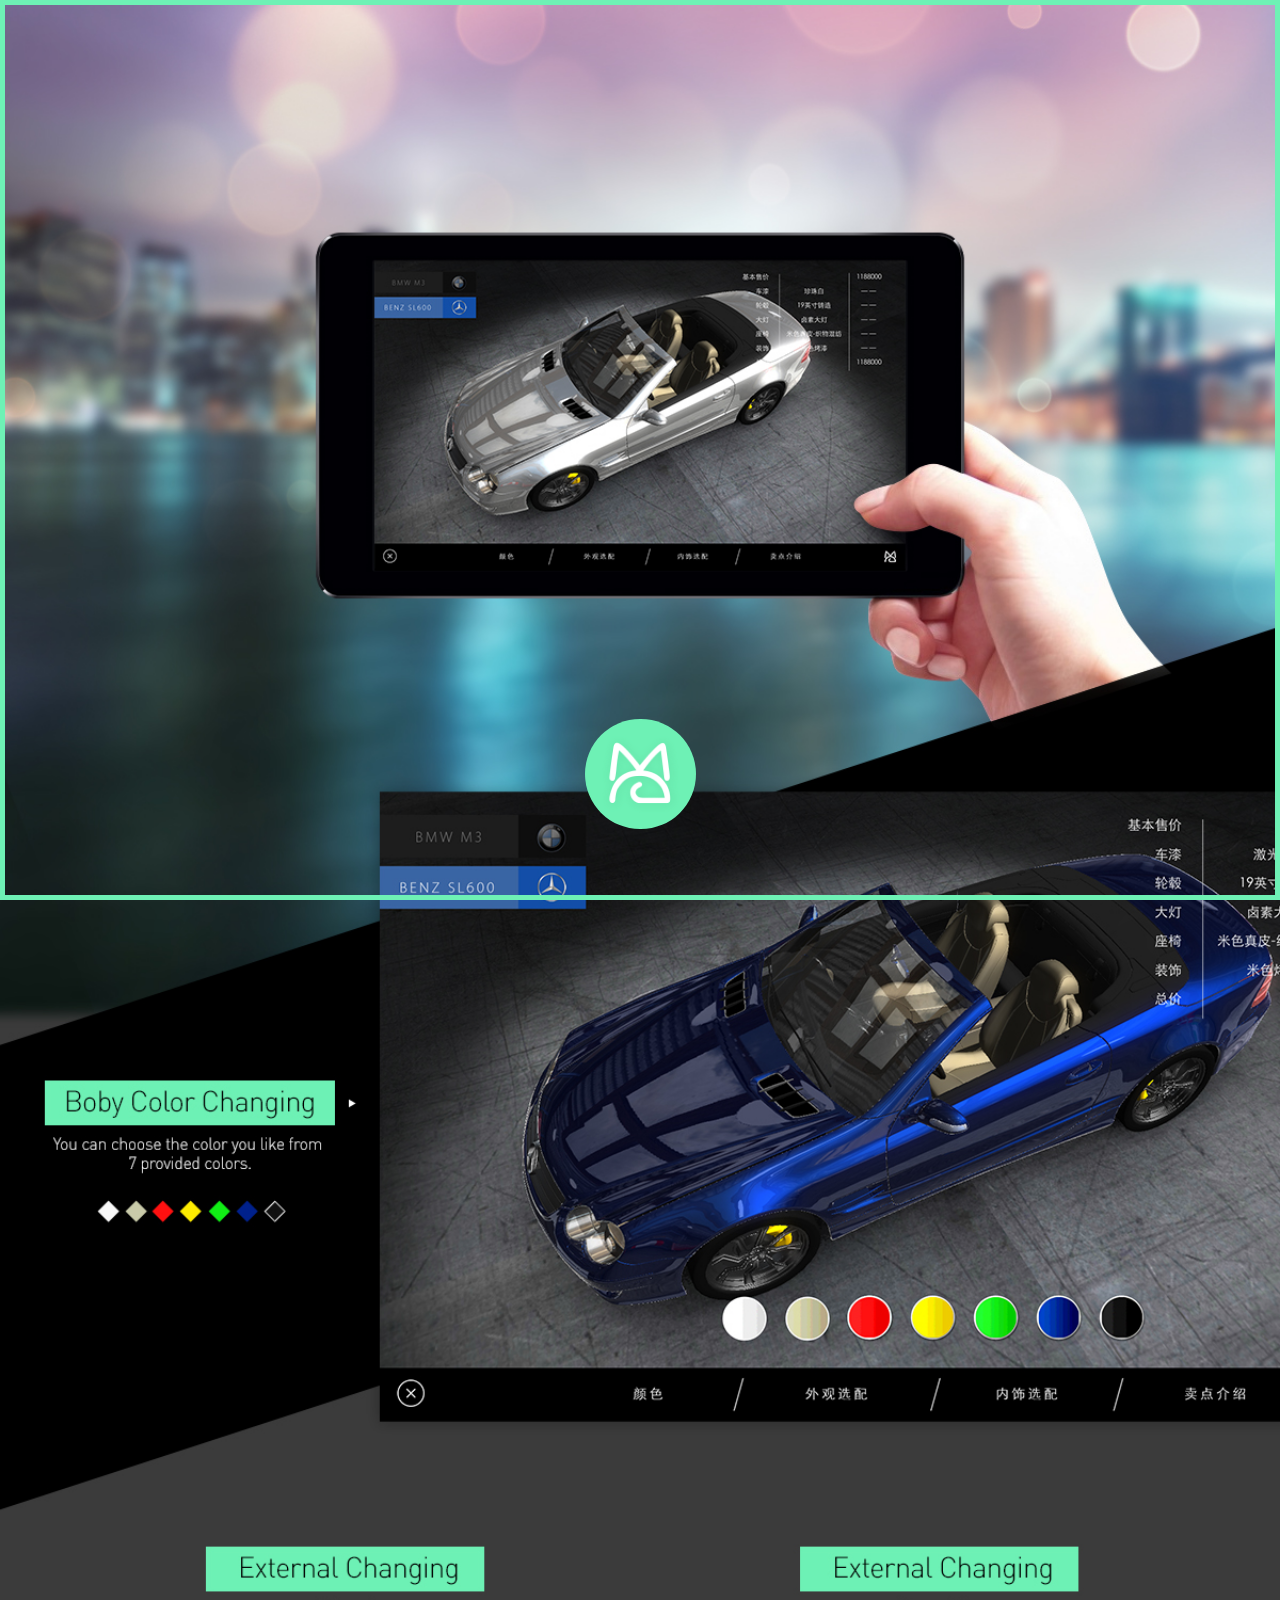
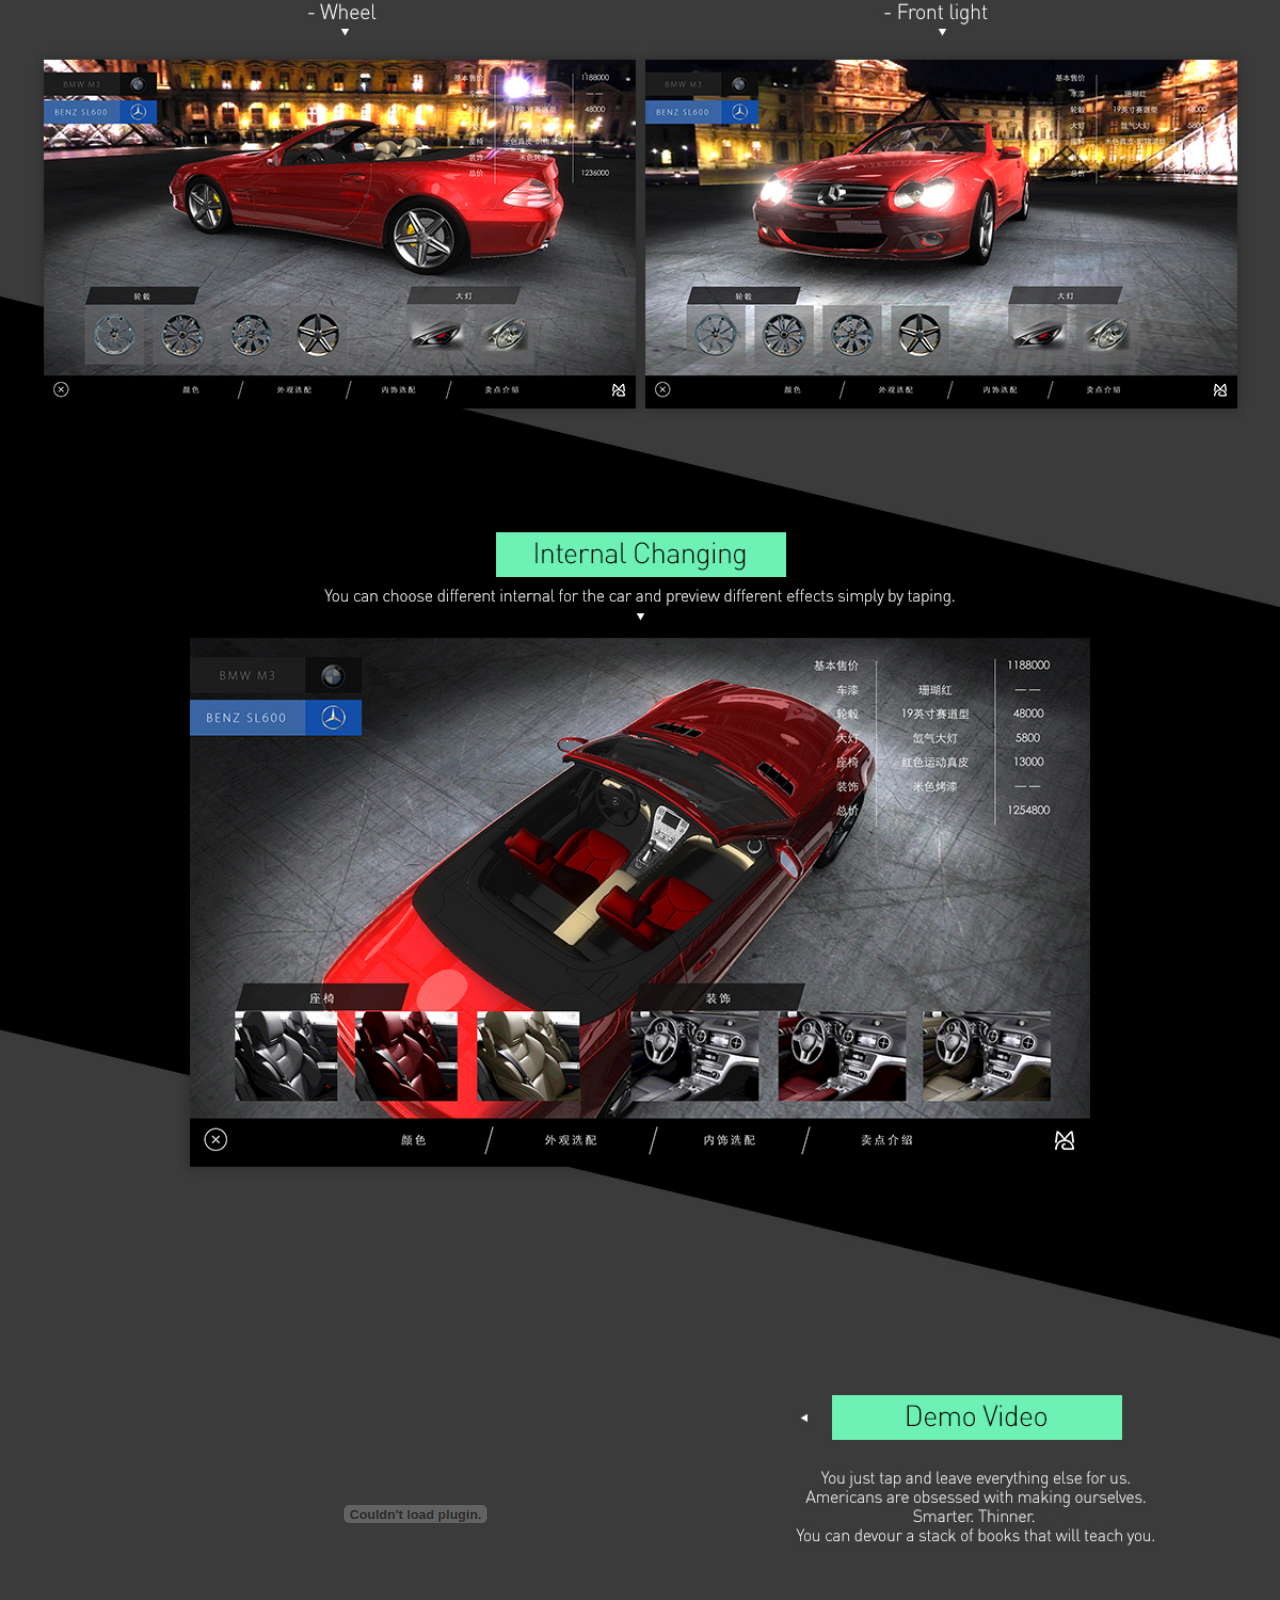
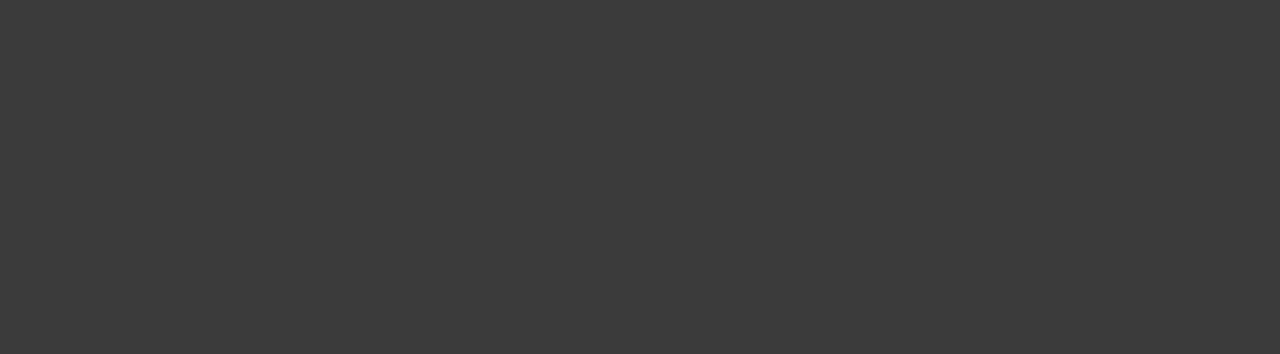
<file: work_1.html>
<!DOCTYPE html>
<html lang="en"><head><meta http-equiv="Content-Type" content="text/html; charset=UTF-8">
    
    <meta charset="utf-8">

    
    <title>MIUGO DIGITAL</title>
    <meta name="description" content="MIUGO">

    <meta name="HandheldFriendly" content="True">
    <meta name="MobileOptimized" content="320">
    <meta name="viewport" content="width=device-width, initial-scale=1.0">

    
    <link rel="stylesheet" type="text/css" href="./css/bootstrap.css">
    <!-- <link href="http://cdn.bootcss.com/Metrize-Icons/1.0.0/style.css" rel="stylesheet"> -->
<!--     <link href="http://cdn.bootcss.com/magnific-popup.js/0.9.9/magnific-popup.css" rel="stylesheet">
 -->    
 	<!-- <link rel="stylesheet" type="text/css" href="./css/site.css"> -->
 	  <link rel="stylesheet" type="text/css" href="./css/workPage.css">

    <!-- HTML5 shim and Respond.js IE8 support of HTML5 elements and media queries -->
    <!--[if lt IE 9]>
      <script src="//cdn.bootcss.com/html5shiv/3.7.0/html5shiv.js"></script>
      <script src="//cdn.bootcss.com/respond.js/1.3.0/respond.min.js"></script>
    <![endif]-->

    
    
    <!-- Favicons -->
    <!-- <link rel="apple-touch-icon-precomposed" sizes="144x144" href="http://expo.bootcss.com/assets/ico/apple-touch-icon-144-precomposed.png?v=f9c3060a45">
    <link rel="shortcut icon" href="http://expo.bootcss.com/assets/ico/favicon.png?v=f9c3060a45"> -->
    <script>
      var _hmt = _hmt || [];
    </script>
</head>
<body class="archive-template">

	<div class="lineMarkPart partTop"></div>
	<div class="lineMarkPart partBottom"></div>
	<div class="lineMarkPart partLeft"></div>
	<div class="lineMarkPart partRight"></div>

	<div class="navigationContainer">
		<div class="logoBox">
			<img src="Resources/logo2.png">
		</div>
		<ul class="navigationList verticalList">
      <li><a href="#about">ABOUT</br>US</a></li>
      <li><a href="#contact">CONTACT</a></li>
    </ul>
    <ul class="navigationList horizontalList">
      <li><a href="#services">SERVICES</a></li>
      <li><a href="#work">WORK</a></li>
    </ul>
	</div>

  <div class="test">
    <!-- <div class="backgroundBox" style="background-image: url(Resources/work_2.jpg)" id="work_1_Page" ></div> -->
    <div class="contentBox" style="background-image: url(Resources/work_2.jpg)" id="work_1_Page">
  		<div class="container">
    		<div class="row">
          <div class="col-xs-1"></div>

    			<div class="col-xs-11">
            <embed  id="embedVideo" src="http://player.youku.com/player.php/sid/XNzQ5MzIxNzA4/v.swf" allowFullScreen="true" quality="high" width="620" height="400" controls="playbutton" align="left" allowScriptAccess="always" type="application/x-shockwave-flash"></embed>
            <!-- <embed src="http://player.youku.com/player.php/sid/XMjI0MDIwNDc2/v.swf" quality="high" width="480" height="400" align="left" allowScriptAccess="sameDomain" type="application/x-shockwave-flash"></embed> -->
    			</div>
  			</div>
      </div>
		</div>
	</div>


  <script src="./js/jquery.js"></script>
  <script src="./js/workPage.js"></script>
</body>
</html>
</file>
<file: css/site.css>
body {
	color:#222;
	padding:0;
	margin:0;
	font-weight:400;
	font-style:normal;
	line-height:1;
	position:relative;
	cursor:default;
	background:#efeee4;

	/*border:5px solid #6ef1b5;*/
}
.margintop {
	margin-top:90px
}
iframe {
	border:0;
	width:100%
}
/*a:hover {
	color:#000
}*/
code {
	font-family:courier,Georgia,Serif;
	font-weight:400;
	white-space:pre-wrap;
	white-space:-moz-pre-wrap;
	white-space:-o-pre-wrap;
	background:#EFEEE4;
	display:block;
	padding:8px;
	margin:8px 0;
	color:#222;
	border:1px solid #dcdac5
}
.header {
	background:#222;
	background-repeat:no-repeat;
	background-position:center 0;
	background-size:cover;
	padding:138px 0 0;
	text-align:center;
	min-height:771px;
	position:relative;
}
.logoimg {
	position:absolute;
	left:1%;
	right:1%;
	bottom:-40px
}
.logotxt {
	margin-bottom:30px;
	border:0
}
.logotxt a {
	font-weight:700;
	color:#fff;
	font-size:64px
}
.header h2 {
	color:#fff;
	padding:0;
	margin:0 0 45px;
	font-weight:100;
	font-size:34px
}
h1,h2,h3,h4,h5,h6 {
	font-family:'Roboto Slab',"Big Caslon","Book Antiqua","Palatino Linotype",Georgia,serif;
	font-weight:700;
	font-style:normal;
	color:#222;
	text-rendering:optimizeLegibility;
	margin-top:.2em;
	margin-bottom:.5em;
	line-height:1.2125em
}
h1 small,h2 small,h3 small,h4 small,h5 small,h6 small {
	font-size:60%;
	color:#6f6f6f;
	line-height:0
}
h1 {
	font-size:2.125em
}
h2 {
	font-size:1.6875em
}
h3 {
	font-size:1.375em
}
h4 {
	font-size:1.125em
}
h5 {
	font-size:1.125em
}
h6 {
	font-size:1em
}
.info {
	font-size:13px;
	margin:0 25px 0 0
}
.info ul {
	list-style:none;
	padding:0;
	margin:0
}
.info ul li {
	text-align:left;
	border-bottom:1px solid #E4E2D2;
	margin-bottom:1px;
	padding:7px
}
.info ul li .glyphicon {
	margin-right:15px
}
.info ul li.author {
	background:url(../images/icons/author.png) 0 50% no-repeat;
	padding-left:30px
}
.info h3 {
	margin:30px 0 10px;
	padding:5px 0;
	font-size:18px;
	border-bottom:1px solid #E4E2D2;
	font-weight:300
}
.info h3.share {
	clear:both;
	padding-top:30px
}
.info ul.tags li {
	display:block;
	float:left;
	padding:3px 5px;
	margin:0 8px 5px 0;
	color:#fff;
	background:#898a8a;
	font-size:12px!important
}
.info ul.tags li {
	position:relative;
	background:#898a8a;
	border:0
}
.info ul.tags li:after,.info ul.tags li:before {
	left:100%;
	border:solid transparent;
	content:" ";
	height:0;
	width:0;
	position:absolute;
	pointer-events:none
}
.info ul.tags li:after {
	border-color:rgba(137,138,138,0);
	border-left-color:#898a8a;
	border-width:3px;
	top:50%;
	margin-top:-3px
}
.info ul.tags li:before {
	border-color:rgba(137,138,138,0);
	border-left-color:#898a8a;
	border-width:3px;
	top:50%;
	margin-top:-3px
}
.maincontent {
	background:#fff;
	padding:20px;
	margin-bottom:65px;
	border:1px solid #e8e8e8;
	-webkit-box-shadow:0 0 20px rgba(50,50,50,.1);
	-moz-box-shadow:0 0 20px rgba(50,50,50,.1);
	box-shadow:0 0 20px rgba(50,50,50,.1)
}
.maincontent h1 {
	padding:0 0 10px;
	font-size:30px;
	font-weight:100
}
.maincontent p,.maincontent ul,.maincontent ol {
	color:#222;
	font-size:14px;
	font-weight:300
}
.maincontent iframe {
	margin-bottom:17px
}
.maincontent ul {
	padding-left:17px
}
.maincontent ol {
	padding-left:20px
}
#content .post-text blockquote {
	position:relative;
	padding:3% 0 3.5% 12%;
	margin-bottom:1%;
	border-top:solid 8px #DFE7EC
}
ul.social {
	list-style:none;
	padding:0;
	display:table;
	text-align:center;
	margin:0 auto
}
ul.social li {
	display:inline;
	padding:8px
}
footer {
	background:#4A4849;
	padding:0;
	margin:0;
	color:#fff;
	font-size:12px;
	position:relative
}
footer a {
	color:#ccc
}
footer .submit {
	padding:30px 0;
	margin:0
}
.back-to-top {
	position:absolute;
	left:49%;
	top:-16px;
	z-index:99
}
.paging {
	position:relative;
	background:#e4e2d2;
	border-top:0 solid #dcdac5;
	padding:45px 0;
	margin-top:25px
}
.paging:after,.paging:before {
	bottom:100%;
	border:solid transparent;
	content:" ";
	height:0;
	width:0;
	position:absolute;
	pointer-events:none
}
.paging:after {
	border-color:rgba(136,183,213,0);
	border-bottom-color:#e4e2d2;
	border-width:14px;
	left:50%;
	margin-left:-14px
}
.paging:before {
	border-color:rgba(194,225,245,0);
	border-bottom-color:transparent;
	border-width:36px;
	left:50%;
	margin-left:-36px
}
.pagination {
	display:block;
	position:relative;
	text-align:center;
	color:#666;
	font-size:13px
}
.pagination>a {
	border:1px solid #39414a;
	position:absolute;
	top:-10px;
	padding:10px;
	color:#39414a;
	white-space:nowrap;
	-webkit-border-radius:3px;
	border-radius:3px;
	text-decoration:none
}
.pagination>a:hover {
	border-color:#666;
	color:#fff;
	background:#4A4849
}
.pagination>a.older-posts {
	right:10px
}
.pagination>a.newer-posts {
	left:10px
}
.pagination .page-number {
	color:#39414a
}
@media only screen and (max-width:767px) {
	.pagination>a.older-posts {
	right:0
}
.pagination>a.newer-posts {
	left:0
}
.pagination>a {
	padding:10px 5px
}
.featured {
	text-align:center
}
}body {
	font-family:ff-tisa-web-pro-1,ff-tisa-web-pro-2,"Lucida Grande","Helvetica Neue",Helvetica,Arial,"Hiragino Sans GB","Hiragino Sans GB W3","WenQuanYi Micro Hei",sans-serif
}
h1,.h1,h2,.h2,h3,.h3,h4,.h4,.lead {
	font-family:ff-tisa-web-pro-1,ff-tisa-web-pro-2,"Lucida Grande","Helvetica Neue",Helvetica,Arial,"Hiragino Sans GB","Hiragino Sans GB W3","Microsoft YaHei UI","Microsoft YaHei","WenQuanYi Micro Hei",sans-serif
}
html,body {
	height:100%
}
.wrap {
	margin:0 auto -105px;
	padding:0 0 145px;
	min-height:100%
}
footer {
	position:relative;
	height:105px
}

.home-template .post,.archive-template .post {
	position:relative;
	margin-bottom:30px;
	-webkit-box-shadow:0 0 20px rgba(50,50,50,.1);
	box-shadow:0 0 20px rgba(50,50,50,.1)
}
.home-template .post-content,.archive-template .post-content {
	display:none
}
.post-template .post-content p {
	line-height:2
}
.post-header {
	position:absolute;
	bottom:0;
	width:100%;
	background-color:#fff;
	opacity:.95;
	filter:alpha(opacity=95);
	text-align:center
}
.post-header h2 {
	margin:0;
	padding:.5em .2em
}
.post-header h2 a {
	color:#777
}
.post-header h2 a:hover,.post-header h2 a:focus {
	color:#222
}
.post-featured-image {
	position:relative
}
.post-featured-image .thumbnail {
	margin-bottom:0;
	padding:12px;
	border-top-right-radius:0;
	border-top-left-radius:0;
	border-bottom-right-radius:0;
	border-bottom-left-radius:0;
	border:none
}
.post-featured-image span.bs3:after,.post-featured-image span.bs2:after {
	font-family:Metrize-Icons;
	speak:none;
	font-style:normal;
	font-weight:400;
	font-variant:normal;
	text-transform:none;
	line-height:1;
	-webkit-font-smoothing:antialiased;
	position:absolute;
	top:0;
	left:0;
	font-size:36px;
	font-weight:700;
	color:#563d7c;
	background-color:#fff;
	padding:3px;
	opacity:.9;
	filter:alpha(opacity=90)
}
.post-featured-image span.bs3:after {
	content:"\e078"
}
.post-featured-image span.bs2:after {
	content:"\e077"
}
.post img {
	display:block;
	max-width:100%;
	height:auto
}
</file>
<file: css/workPage.css>
body {
	color:#222;
	padding:0;
	margin:0;
	font-weight:400;
	font-style:normal;
	line-height:1;
	position:relative;
	cursor:default;
	background:#606977;
}

/*Font*/
@font-face { 
	font-family: 'NewOratorStd'; 
	src: url('../Resources/fonts/OratorStd.otf') format('opentype'); 
} 

@font-face { 
	font-family: 'Monotype Corsiva'; 
	src: url('../Resources/fonts/Monotype-Corsiva.ttf') format('truetype'); 
	font-weight: 100;
} 

@font-face { 
	font-family: 'LetterGothicStd-BoldSlanted'; 
	src: url('../Resources/fonts/LetterGothicStd-BoldSlanted.otf') format('opentype'); 
	font-weight: 100;
} 

@font-face { 
	font-family: 'DIN-Light'; 
	src: url('../Resources/fonts/DIN-Light.otf') format('opentype'); 
	font-weight: 100;
} 

@font-face { 
	font-family: 'DIN-Bold'; 
	src: url('../Resources/fonts/DIN-Bold.otf') format('opentype'); 
	font-weight: 100;
} 


/*************************** Green Line Mark ***************************/
.lineMarkPart{
	z-index: 1000;
	position: fixed;
	width: 100%;
	height: 5px;
	background-color: #6ef1b5;
}

.partTop{
	top: 0;
}
.partBottom{
	bottom: 0;
}
.partLeft{
	width: 5px;
	height: 100%;
	left: 0;
}
.partRight{
	width: 5px;
	height: 100%;
	right: 0;
}

/*Navigation*/
.navigationContainer{
	z-index: 1000;
	position: fixed;

	/*top: 280px;*/
	left: 50%;
	margin-left: -115px;
	bottom: 10px;
	width: 231px;
	height: 231px;
}

.logoBox{
	margin: 60px;
	background-color: #6ef1b5; 
	-moz-border-radius: 55px; 
	-webkit-border-radius: 55px; 
	border-radius: 55px; 
}

/*TODO: will change with screen size*/
.logoBox img{
	height: 110px;
	width: auto;
}

.circleBorder{
	background-color: #6ef1b5; 
	-moz-border-radius: 115px; 
	-webkit-border-radius: 115px; 
	border-radius: 115px; 
}

.navigationList{
	width: 231px;

	list-style-type:none;  
	padding: 0;
}

.navigationList li a{
	color: #000000;
	font-size: 15px;
	font-family: 'NewOratorStd';
	/*word-spacing: 0.1mm;*/
}

.navigationList li a:hover{
	color: #ffffff;
	text-decoration: none;
}

.horizontalList{
	/*margin-left: 10px;*/
	margin-top: -90px;
}

.horizontalList li{
	/*float:left;*/
	text-align: center;

}

.horizontalList li:first-child{
	margin-left: -148px;
}

.horizontalList li:first-child a{
	letter-spacing: -1.5pt;
}

.horizontalList li:last-child{
	margin-left: 140px;
	margin-top: -16px;
}

.horizontalList li:last-child a{
	letter-spacing: -0.7pt;
}

.verticalList{
	margin-top: -200px;
}

.verticalList li{
	text-align: center;

}

.verticalList li:first-child{
	margin-bottom: 110px;
	/*margin-left: 95.5px;*/
	/*width: 40px;*/
}

.verticalList li:first-child a{
	letter-spacing: -0.7pt;
}

.verticalList li:last-child a{
	letter-spacing: -1.1pt;
}

/*************************** All the part box background ***************************/
.backgroundBox {
	background:#ffffff;
	background-repeat:no-repeat;
	background-position:center 0;
	background-size:cover;
	/*padding:138px 0 0;*/
	text-align:center;
	/*background-size: 100%;*/
	height:770px;
	position:relative;
}

.contentBox{

	background:#ffffff;
	background-repeat:no-repeat;
	background-position:center 0;
	background-size:cover;
	/*padding:138px 0 0;*/
	text-align:center;
	/*background-size: 100%;*/
	height:770px;
	position:relative;

	/*background:#ffffff;
	background-repeat:no-repeat;
	background-position:center 0;
	background-size:cover;
	text-align:center;
	height:770px;
	position:relative;
	background-color: transparent;*/
	/*margin-top: -770px;*/
}



/*************************** Video ***************************/
#embedVideo{
	/*margin-top: 100px;*/
}
</file>
